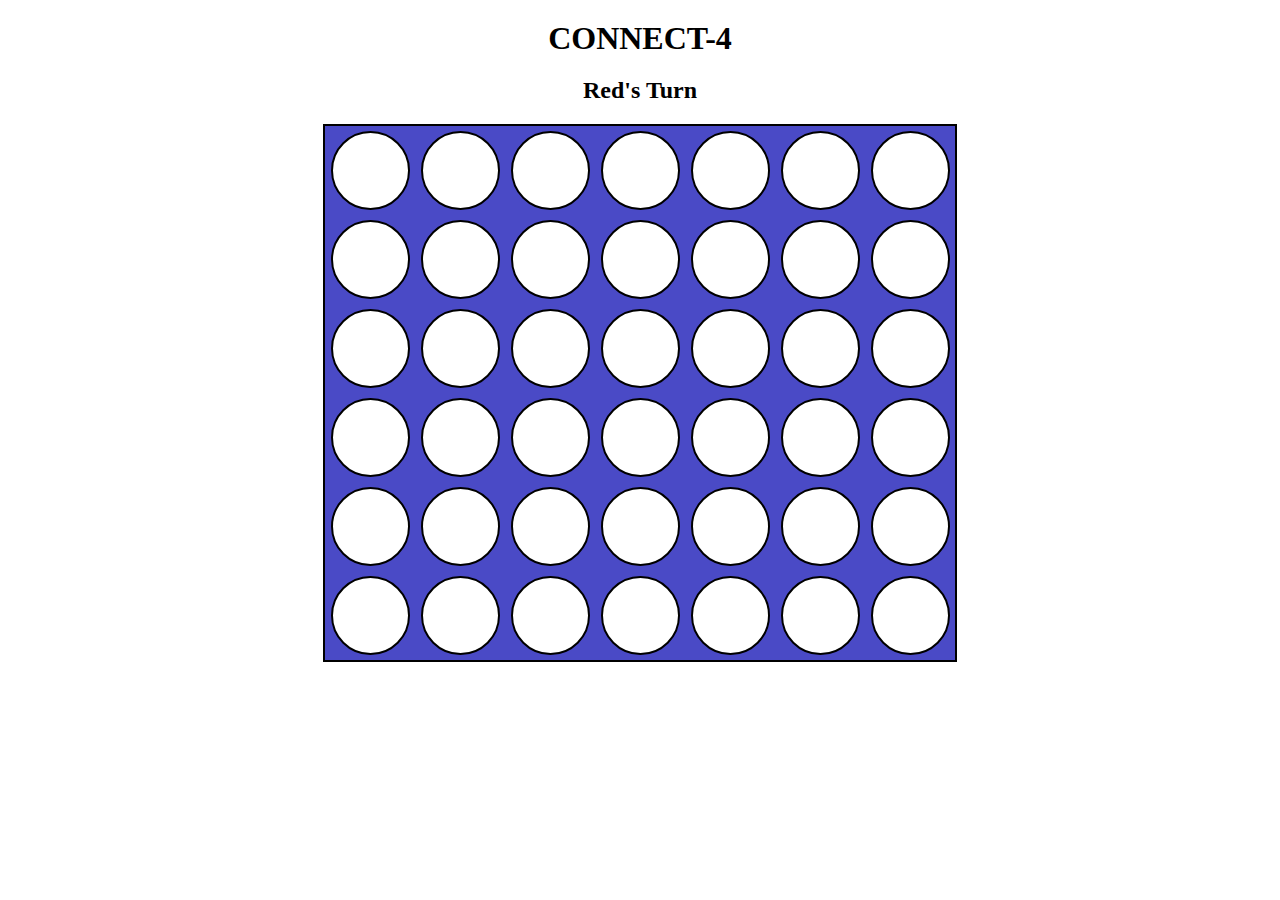
<file: CONNECT FOUR GAME/index.html>
<!DOCTYPE html>
<html lang="en">

<head>
    <meta charset="UTF-8">
    <meta http-equiv="X-UA-Compatible" content="IE=edge">
    <meta name="viewport" content="width=device-width, initial-scale=1.0">
    <title>Document</title>
    <link rel="stylesheet" href="style.css">
</head>

<body>

    <h1>CONNECT-4</h1>
    <h2 id="whosturn">Red's Turn</h2>

    <div class="board">

        <ul class="column" id="c1">
            <p id="c1r6"></p>
            <p id="c1r5"></p>
            <p id="c1r4"></p>
            <p id="c1r3"></p>
            <p id="c1r2"></p>
            <p id="c1r1"></p>
        </ul>
        <ul class="column" id="c2">
            <p id="c2r6"></p>
            <p id="c2r5"></p>
            <p id="c2r4"></p>
            <p id="c2r3"></p>
            <p id="c2r2"></p>
            <p id="c2r1"></p>
        </ul>
        <ul class="column" id="c3">
            <p id="c3r6"></p>
            <p id="c3r5"></p>
            <p id="c3r4"></p>
            <p id="c3r3"></p>
            <p id="c3r2"></p>
            <p id="c3r1"></p>
        </ul>
        <ul class="column" id="c4">
            <p id="c4r6"></p>
            <p id="c4r5"></p>
            <p id="c4r4"></p>
            <p id="c4r3"></p>
            <p id="c4r2"></p>
            <p id="c4r1"></p>
        </ul>
        <ul class="column" id="c5">
            <p id="c5r6"></p>
            <p id="c5r5"></p>
            <p id="c5r4"></p>
            <p id="c5r3"></p>
            <p id="c5r2"></p>
            <p id="c5r1"></p>
        </ul>
        <ul class="column" id="c6">
            <p id="c6r6"></p>
            <p id="c6r5"></p>
            <p id="c6r4"></p>
            <p id="c6r3"></p>
            <p id="c6r2"></p>
            <p id="c6r1"></p>
        </ul>
        <ul class="column" id="c7">
            <p id="c7r6"></p>
            <p id="c7r5"></p>
            <p id="c7r4"></p>
            <p id="c7r3"></p>
            <p id="c7r2"></p>
            <p id="c7r1"></p>
        </ul>
    </div>


</body>
<script src="script.js"></script>

</html>
</file>
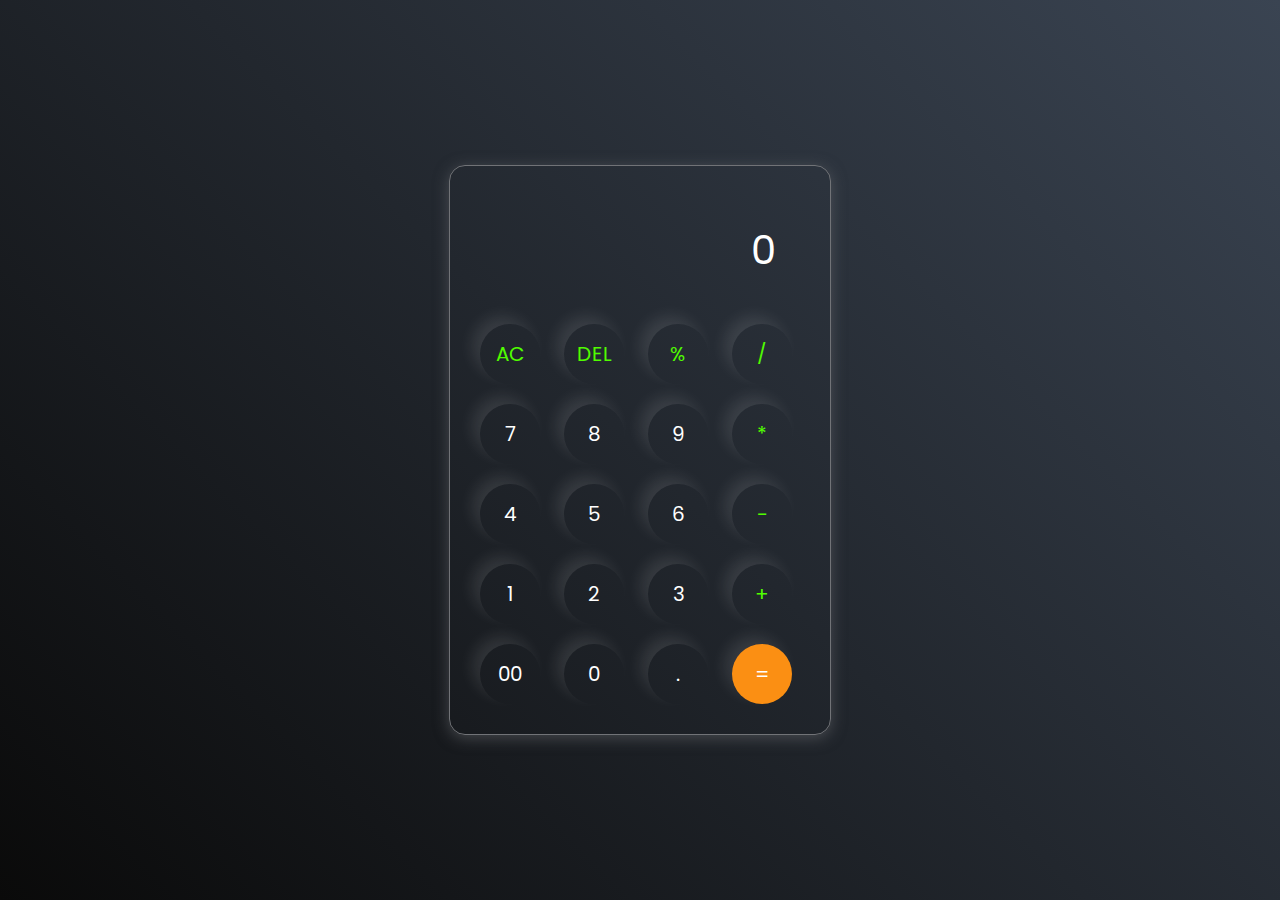
<file: SIMPLE CALCULATOR/index.html>
<!DOCTYPE html>
<html lang="en">
  <head>
    <meta charset="UTF-8" />
    <meta http-equiv="X-UA-Compatible" content="IE=edge" />
    <meta name="viewport" content="width=device-width, initial-scale=1.0" />
    <link rel="stylesheet" href="style.css" />
    <title>Calculator</title>
  </head>
  <body>
    <div class="container">
      <div class="calculator">
        <input type="text" id="inputBox" placeholder="0" />
        <div>
          <button class="button operator">AC</button>
          <button class="button operator">DEL</button>
          <button class="button operator">%</button>
          <button class="button operator">/</button>
        </div>
        <div>
          <button class="button">7</button>
          <button class="button">8</button>
          <button class="button">9</button>
          <button class="button operator">*</button>
        </div>
        <div>
          <button class="button">4</button>
          <button class="button">5</button>
          <button class="button">6</button>
          <button class="button operator">-</button>
        </div>
        <div>
          <button class="button">1</button>
          <button class="button">2</button>
          <button class="button">3</button>
          <button class="button operator">+</button>
        </div>

        <div>
          <button class="button">00</button>
          <button class="button">0</button>
          <button class="button">.</button>
          <button class="button equalBtn">=</button>
        </div>
      </div>
    </div>

    <script src="script.js"></script>
  </body>
</html>
</file>
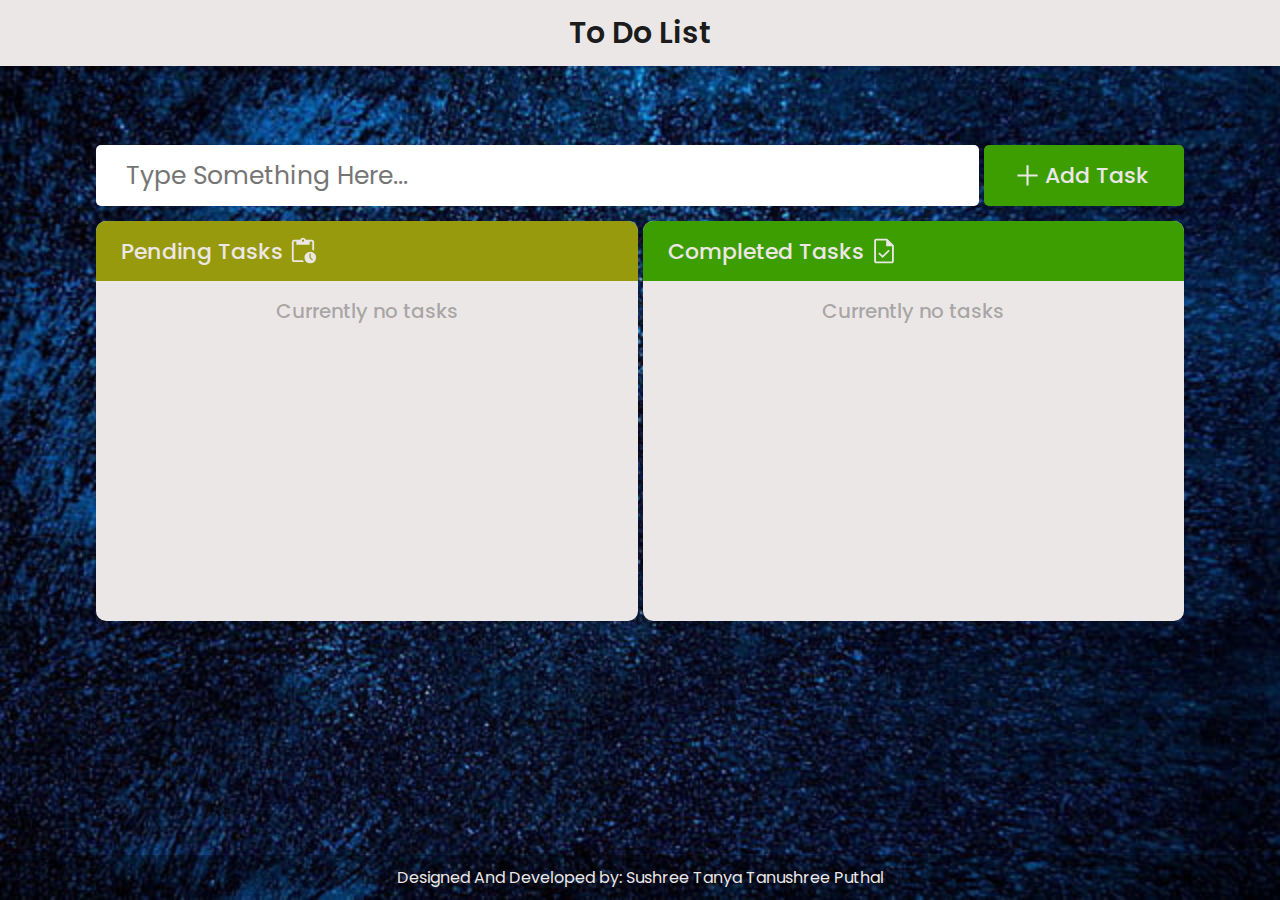
<file: To Do List/index.html>
<!DOCTYPE html>
<html lang="en">

<head>
    <meta charset="UTF-8">
    <meta http-equiv="X-UA-Compatible" content="IE=edge">
    <meta name="viewport" content="width=device-width, initial-scale=1.0">
   
    <link rel="stylesheet" href="style.css">
    <link rel="preconnect" href="https://fonts.googleapis.com">
    <link rel="preconnect" href="https://fonts.gstatic.com" crossorigin>
    <link href="https://fonts.googleapis.com/css2?family=Poppins:wght@100;200;300;400;500;600;700;800&display=swap" rel="stylesheet">
   
    <title>To-do List</title>
</head>

<body>
    <div class="notifyContainer notifyAdd">
        <div class="notifyContent">
            <p class="notifyTextGreen">Task Added</p>&nbsp;Successfully
        </div>
    </div>
    <div class="notifyContainer notifyRemove">
        <div class="notifyContent">
            <p class="notifyTextRed">Task Removed</p>&nbsp;Successfully
        </div>
    </div>
    <div class="notifyContainer notifyMarked">
        <div class="notifyContent">
            <p class="notifyTextGreen">Marked &nbsp;</p>as&nbsp;<p class="notifyTextGreen">Completed Task</p>
        </div>
    </div>
    <div class="wrapper">
        <div class="header">
            <div class="headerText">To Do List</div>

        </div>
        <div class="middleContentWrapper">
            <div class="middleContent">
                <div class="inputContent">
                    <input type="text" class="inputText" placeholder="Type Something Here...">
                    <button class="addTask">
                        <svg xmlns="http://www.w3.org/2000/svg" height="35" viewBox="0 -960 960 960" width="35">
                            <path d="M451.308-203.001v-248.307H203.001v-58.384h248.307v-248.307h58.384v248.307h248.307v58.384H509.692v248.307h-58.384Z" />
                        </svg>
                        <p class="addTaskText">Add Task</p>
                    </button>
                </div>
                <div class="taskLists">
                    <div class="pendingTasks taskList">
                        <div class="pendingHead taskHead">
                            <p class="pendingHeadText">Pending Tasks</p><svg xmlns="http://www.w3.org/2000/svg" height="30" viewBox="0 -960 960 960" width="30">
                                <path d="M712.808-86.001q-78.324 0-132.104-53.78-53.779-53.78-53.779-132.104 0-78.324 53.798-132.103 53.798-53.78 131.893-53.78 78.516 0 132.296 53.798 53.779 53.798 53.779 131.893 0 78.516-53.779 132.296-53.78 53.78-132.104 53.78Zm60.265-88.077L799.846-201 725-274.846v-122.462h-37.769V-261l85.842 86.922Zm-578.379 47.077q-29.596 0-50.145-20.548-20.548-20.549-20.548-50.145v-570.612q0-30.846 19.923-50.77 19.924-19.923 50.77-19.923h196q8.076-30.23 32.458-49.46Q447.534-907.69 480-907.69q31.421 0 55.825 19.231 24.405 19.23 33.481 49.46h196q30.846 0 50.77 19.923 19.923 19.924 19.923 50.77v275.613q-11.923-5.922-28.093-11.479-16.17-5.557-30.291-8.443v-255.691q0-4.616-3.846-8.463-3.847-3.846-8.463-3.846h-73.077v102.692H267.771v-102.692h-73.077q-4.616 0-8.463 3.846-3.846 3.847-3.846 8.463v570.612q0 5.385 3.462 8.847 3.462 3.462 8.847 3.462H478.77q3.846 13.538 11.616 28.884 7.769 15.346 17.461 29.5H194.694ZM481-776.999q14.461 0 25.307-10.346 10.847-10.346 10.847-25.808 0-15.461-10.847-25.807-10.846-10.346-25.307-10.346-15.461 0-25.807 10.346-10.347 10.346-10.347 25.807 0 15.462 10.347 25.808 10.346 10.346 25.807 10.346Z" />
                            </svg>
                        </div>
                        <div class="contentWrapper">
                            <div class="status statusP">Currently no tasks</div>
                            <div class="taskContent taskContentP">
                            </div>
                        </div>
                    </div>
                    <div class="taskList">
                        <div class="completedHead taskHead">
                            <p class="completedHeadText">Completed Tasks</p><svg xmlns="http://www.w3.org/2000/svg" height="30" viewBox="0 -960 960 960" width="30">
                                <path d="m435.154-256.848 225.383-224.998-37.768-37.769-186.615 187-100.769-100.769L297.001-395l138.153 138.152ZM235.694-84.001q-28.254 0-49.473-21.22-21.22-21.219-21.22-49.473v-650.612q0-28.254 21.22-49.473 21.219-21.22 49.473-21.22h343.537l215.768 214.768v506.537q0 28.254-21.22 49.473-21.219 21.22-49.473 21.22H235.694ZM550.539-633.77v-183.845H235.694q-4.616 0-8.463 3.846-3.846 3.847-3.846 8.463v650.612q0 4.616 3.846 8.463 3.847 3.846 8.463 3.846h488.612q4.616 0 8.463-3.846 3.846-3.847 3.846-8.463V-633.77H550.539ZM223.385-817.615v183.845-183.845 675.23V-817.615Z" />
                            </svg>
                        </div>
                        <div class="contentWrapper">
                            <div class="status statusC">Currently no tasks</div>
                            <div class="taskContent taskContentC">
                            </div>
                        </div>
                    </div>
                </div>
            </div>
        </div>
        <footer>
            <p class="footerText">Designed And Developed by:  <a href="" target="_blank">Sushree Tanya Tanushree Puthal</a></p>
        </footer>
    </div>

    <script src="https://code.jquery.com/jquery-3.7.0.js" integrity="sha256-JlqSTELeR4TLqP0OG9dxM7yDPqX1ox/HfgiSLBj8+kM=" crossorigin="anonymous"></script>
    <script src="script.js"></script>
</body>

</html>
</file>
<file: CONNECT FOUR GAME/style.css>
*{
    margin: 0;
    padding: 0;
}
body{
    display: grid;
    place-items: center;
}

h1{
    text-align: center;
    margin: 20px 0 20px 0;
}
h2{
    text-align: center;
    margin-bottom: 20px;
}

.board{
    display: grid;
    grid-template-columns: repeat(7,1fr);
    border: 2px solid black;
   width: 630px;
   background-color: rgb(74, 74, 198);
}

ul{
    display: grid;
    place-items: center;
}
ul p{
    margin: 5px;
    width: 75px;
    height: 75px;
    border: 2px solid black;
    border-radius: 100px;
    background-color: white;
}
ul:hover{
    cursor: pointer;
    background-color: rgb(98, 136, 238);
}
@media(max-width:700px){
    .board{
        width: 500px;
    }
    ul p{
        width: 55px;
        height: 55px;
        
    }
}
@media(max-width:520px){
    .board{
        width: 400px;
    }
    ul p{
        width: 40px;
        height: 40px;
        
    }
    
}
@media(max-width:420px){
    .board{
        width: 320px;
    }
    ul p{
        width: 30px;
        height: 30px;
        
    }
    
}
</file>
<file: SIMPLE CALCULATOR/style.css>
@import url('https://fonts.googleapis.com/css2?family=Poppins:wght@500&display=swap');

*{
    margin: 0;
    padding: 0;
    box-sizing: border-box;
    font-family: 'Poppins', sans-serif;
}

body{
    width: 100%;
    height: 100vh;
    display: flex;
    justify-content: center;
    align-items: center;
    background: linear-gradient(45deg, #0a0a0a, #3a4452);
}

.calculator{
    border: 1px solid #717377;
    padding: 20px;
    border-radius: 16px;
    background: transparent;
    box-shadow: 0px 3px 15px rgba(113, 115, 119, 0.5);

}

input{
    width: 320px;
    border: none;
    padding: 24px;
    margin: 10px;
    background: transparent;
    box-shadow: 0px 3px 15px rgbs(84, 84, 84, 0.1);
    font-size: 40px;
    text-align: right;
    cursor: pointer;
    color: #ffffff;
}

input::placeholder{
    color: #ffffff;
}

button{
    border: none;
    width: 60px;
    height: 60px;
    margin: 10px;
    border-radius: 50%;
    background: transparent;
    color: rgb(255, 255, 255);
    font-size: 20px;
    box-shadow: -8px -8px 15px rgba(255, 255, 255, 0.1);
    cursor: pointer;
}

.equalBtn{
    background-color: #fb8f13;
}

.operator{
    color: #50fc00;
}
</file>
<file: To Do List/style.css>
* {
    padding: 0;
    margin: 0;
    font-family: 'Poppins', system-ui, -apple-system, BlinkMacSystemFont, 'Segoe UI', Roboto, Oxygen, Ubuntu, Cantarell, 'Open Sans', 'Helvetica Neue', sans-serif;
}

:root {
    --b4: rgba(241, 242, 242, 0.04);
    --b10: rgba(0, 0, 0, 0.10);
    --b20: rgba(0, 0, 0, 0.20);
    --b30: rgba(0, 0, 0, 0.30);
    --b79: rgba(0, 0, 0, 0.79);
    --b90: rgba(0, 0, 0, 0.9);

    --g1: #3D9E01;
    --g2: #2e7104;
    --y: #979A0D;
    --r: #FF2626;
    --w: #ece7e7;
    --fnormal: 25px;
}

body {
    width: 100vw;
    height: 100vh;
    background: url('5565.jpeg');
    background-repeat: no-repeat;
    background-position: center;
    background-size: cover;
}

.notifyContainer {
    position: fixed;
    bottom: 80px;
    display: flex;
    justify-content: center;
    width: 100%;
    display: none;
    overflow: visible;
}

.notifyContent {
    position: absolute;
    display: flex;
    background-color: var(--w);
    padding: 8px 15px;
    border-radius: 5px;
    height: 25px;
    filter: drop-shadow(0 0 0.75rem rgba(0, 0, 0, 0.123));
}

.notifyTextGreen {
    color: var(--g1);
    font-weight: 500;
}

.notifyTextRed {
    color: var(--r);
    font-weight: 500;
}

.wrapper {
    width: 100%;
    height: 100%;
    display: flex;
    flex-direction: column;
    justify-content: space-between;
}

.header {
    background-color: var(--w);
    display: flex;
    justify-content: center;
    padding: 10px 10px;
    display: flex;
    align-items: center;
}

.headerText {
    font-size: 30px;
    font-weight: 600;
    color: var(--b90);
}

.middleContentWrapper {
    display: flex;
    justify-content: center;
    align-items: center;
    flex-grow: 1;
    width: 100%;

}

.middleContent {
    display: flex;
    justify-content: center;
    align-items: center;
    width: 60%;
    flex-direction: column;
    gap: 15px;
    width: 85%;
    height: 80%;
}

.inputContent {
    width: 100%;
    display: flex;
    height: 70px;
    gap: 5px;
    flex-direction: row;
}

.inputText {
    flex-grow: 1;
    border: none;
    outline: none;
    border-radius: 5px;
    padding-left: 30px;
    padding-right: 30px;
    font-size: 25px;
    font-weight: 400;
    color: var(--b90);
}

.addTask {
    width: 200px;
    display: flex;
    justify-content: center;
    align-items: center;
    padding-right: 10px;
    border: none;
    outline: none;
    border-radius: 5px;
    background-color: var(--g1);
    color: var(--w);
}

.addTask:hover {
    background-color: var(--g2);
}

.addTask svg {
    fill: var(--w);
}

.addTaskText {
    font-size: 22px;
    font-weight: 500;
}

.taskLists {
    display: flex;
    width: 100%;
    height: 100%;
    gap: 5px;
    flex-direction: row;
}

.taskList {
    flex-grow: 1;
    background-color: var(--w);
    border-radius: 10px;
    color: var(--w);
    height: 400px;
    flex-basis: 300px;
}

.taskHead {
    font-size: 22px;
    font-weight: 500;
    display: flex;
    height: 60px;
    border-radius: 10px 10px 0px 0px;
    align-items: center;
    padding-left: 25px;
    gap: 5px;
}

.taskHead svg {
    fill: var(--w);
}

.pendingHead {
    background-color: var(--y);
}

.completedHead {
    background-color: var(--g1);
}

.contentWrapper {
    padding: 15px 15px;
}

.circle {
    min-width: 7px;
    min-height: 7px;
    border-radius: 50%;
}

.pendingCircle {
    background-color: var(--y);
}

.taskTab {
    display: flex;
    justify-content: space-between;
    padding: 10px;
    margin-right: 5px;
    border-radius: 10px;
}

.taskTab:hover {
    background-color: var(--b4);
}

.taskTabLeft {
    display: flex;
    align-items: center;
    gap: 10px;
    color: red;
}

.tabContent {
    line-height: 1.1;
}

.tabContent small {
    font-size: 12px;
    color: var(--b79);
    font-weight: 500;
}

.tabContent p {
    font-size: 25px;
    color: var(--b90);
    font-weight: 500;
}

.taskName {
    width: 100%;
    word-wrap: break-word;
}

.taskTabRight {
    display: flex;
    justify-content: center;
    align-items: center;
    gap: 0px;
}

.taskTabRight svg {
    fill: var(--b30);
    padding: 8px;
}

.taskContent {
    height: 30vh;
    overflow-y: scroll;
}

.taskContent::-webkit-scrollbar {
    width: 2px;
}

.taskContent::-webkit-scrollbar:hover {
    width: 10px;
}

.taskContent::-webkit-scrollbar-thumb {
    background-color: var(--b20);
    outline: none;
    border-radius: 20px;
}

svg.tickIcon:hover {
    fill: var(--g1);
}

svg.removeIcon:hover {
    fill: var(--r);
}

.completedCircle {
    background-color: var(--g1);
}

.taskContentC p{
    
    margin-top: 8px;
}
.status {
    color: var(--b30);
    font-weight: 500;
    text-align: center;
    font-size: 20px;
}

footer {
    background-color: var(--b30);
    display: flex;
    justify-content: center;
    padding: 10px 15px;
    color: var(--w);
}

footer p a {
    color: var(--w);
    text-decoration: none;
}

footer p a:hover {
    text-decoration: underline;
}

@media (max-width:1100px){
    body{
        background: #136a8a;
    }
    .taskLists{
        flex-direction: column;
        gap: 15px;
    }
    .inputContent{
        height: 17em;
    }
    footer {
        background-color: var(--b79);
    }
}
@media (max-width:1100px){
    .taskLists{
        flex-direction: column;
    }
    .inputContent{
        height: 17em;
    }
}
@media (max-width:650px){
    .inputContent{
        flex-direction: column;
        gap: 7px;
    }
    .inputText{
        height: 60px;
        font-size: 20px;
    }
    .addTask{
        height: 50px;
        width: 100%;
    }
}
@media (max-width:550px){
    .headerText{
        font-size: 27px;
    }
    }
@media (max-width:400px){
    .headerText{
        font-size: 15px;
        text-align: center;
        width: 100%;
    }
    }
</file>
